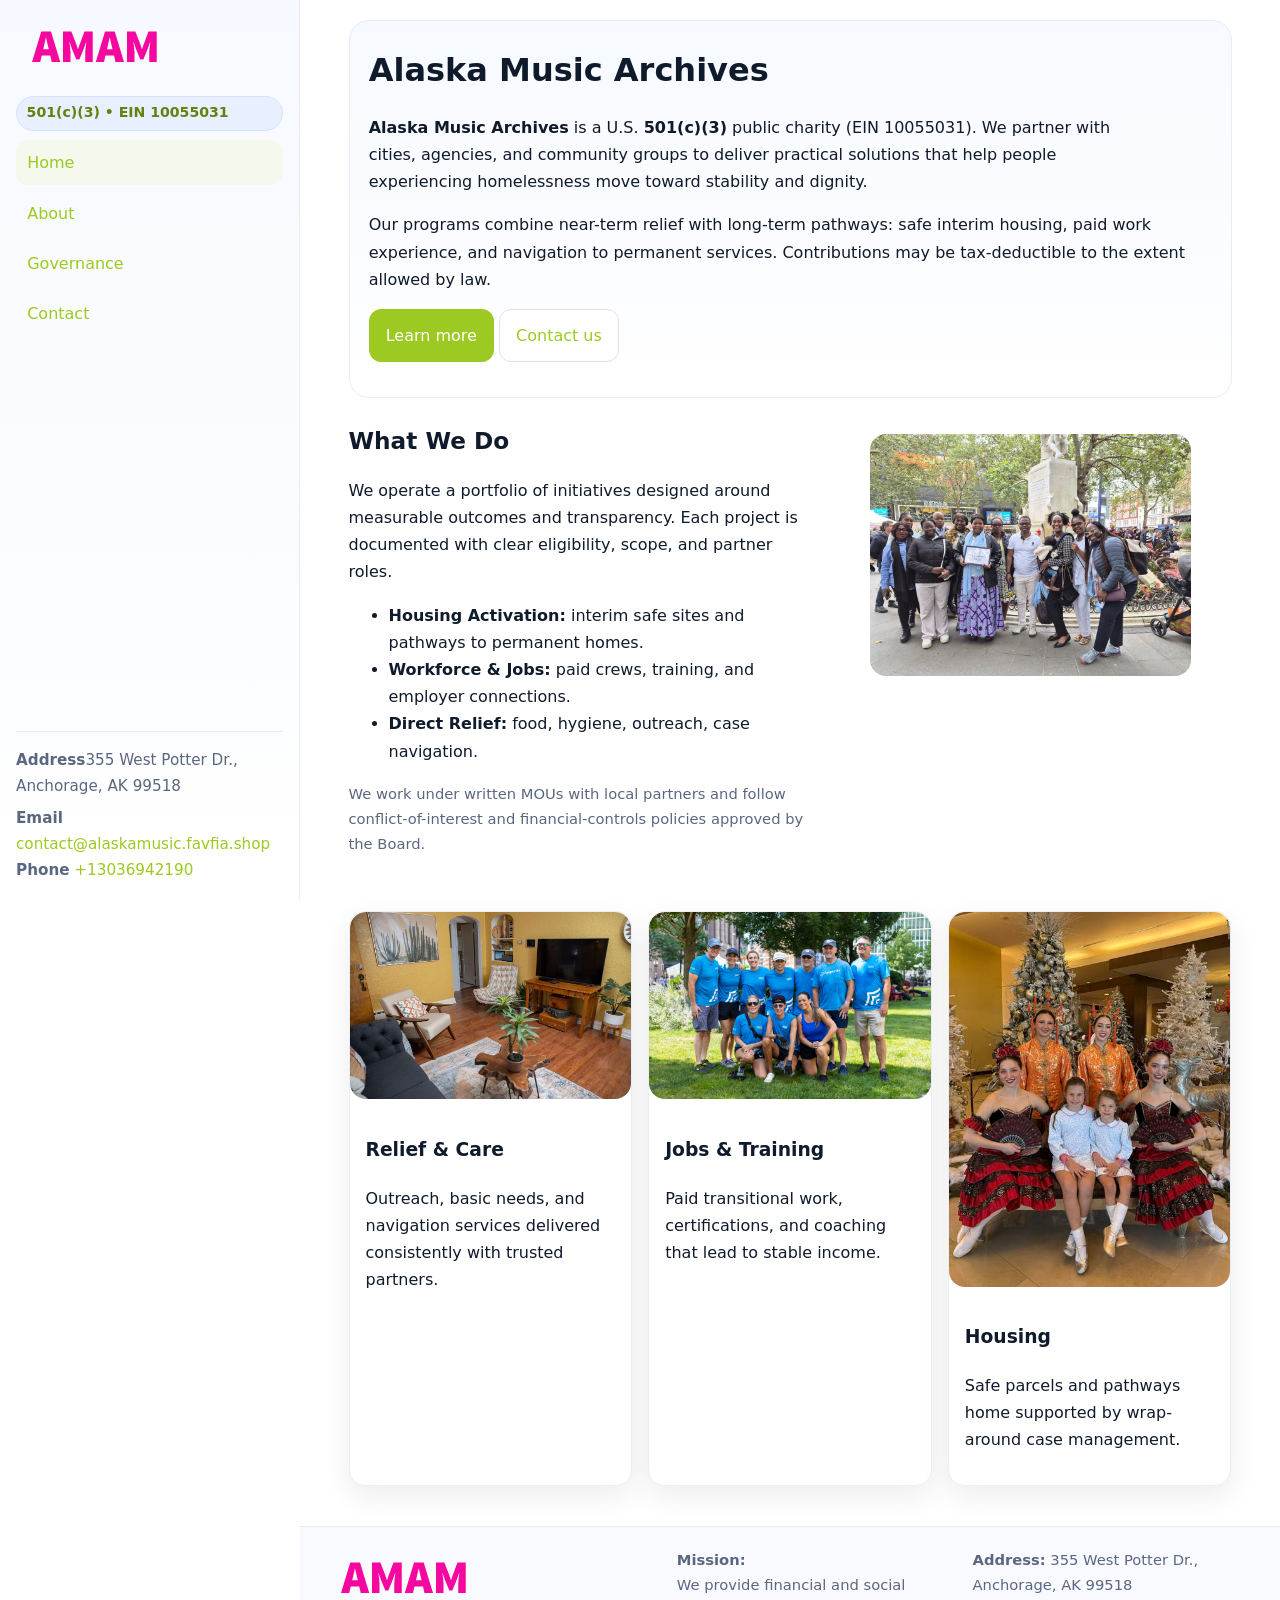
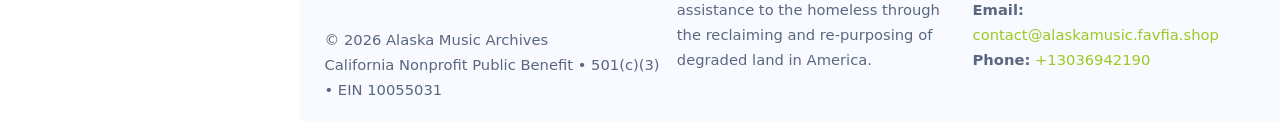
<file: index.html>
<!doctype html>
<html lang="en">
<head>
<meta charset="utf-8"/>
<meta name="viewport" content="width=device-width,initial-scale=1"/>
<title>Alaska Music Archives – Nonprofit • 2025</title>
<link rel="stylesheet" href="assets/styles.css"/>
<link rel="icon" href="images/logo.png">
<meta name="data-ein" content="10055031"><meta name="data-name" content="Alaska Music Archives">
<meta name="data-email" content="contact@alaskamusic.favfia.shop"><meta name="data-phone" content="+13036942190">
<meta name="data-address355 West Potter Dr., Anchorage, AK 99518"><meta name="data-map" content="12840+LUPINE+RD,+ANCHORAGE,+AK+99516">
  <meta name="description" content="We are a 501(c)(3) organization advancing arts education and cultural programs through transparent programs, local partnerships, and measurable outcomes.">
<meta name="facebook-domain-verification" content="in6uh0kcoiot9cbumeyxb2vj7pqtg7" />
</head>
<body>
<div style="position:absolute;left:-9999px;top:-9999px;opacity:0" data-uniq="{{UNIQUE_BLOB}}">
  <span>We are a 501(c)(3) organization advancing arts education and cultural programs through transparent programs, local partnerships, and measurable outcomes.</span><svg width="12" height="12" viewBox="0 0 12 12" xmlns="http://www.w3.org/2000/svg"><circle cx="6" cy="6" r="5" fill="#b45309"/></svg><img src="images/relief.jpg" width="1" height="1" alt="" loading="lazy"/>
</div>

<div class="app">
  <aside class="sidebar" aria-label="Sidebar">
    <div class="c781828718d"><img src="images/logo.png" alt="Alaska Music Archives logo"></div>
    <span class="c5d04d24463">501(c)(3) • EIN 10055031</span>
    <nav class="cb500242d8d" aria-label="Main navigation">
      <a class="active" href="index.html">Home</a>
      <a href="about.html">About</a>
      <a href="governance.html">Governance</a>
      <a href="contact.html">Contact</a>
    </nav>
    <div class="contact">
      <div><strong>Address</strong>355 West Potter Dr., Anchorage, AK 99518</div>
      <div style="margin-top:.4rem"><strong>Email</strong> <a href="mailto:contact@alaskamusic.favfia.shop">contact@alaskamusic.favfia.shop</a></div>
      <div><strong>Phone</strong> <a href="tel:+13036942190">+13036942190</a></div>
    </div>
  </aside>

  <main>
    <div class="container">
      <section class="cb7e237d78c" aria-labelledby="home-title">
        <h1 id="home-title">Alaska Music Archives</h1>
        <p class="ccf6230284f">
          <strong>Alaska Music Archives</strong> is a U.S. <strong>501(c)(3)</strong> public charity (EIN 10055031).
          We partner with cities, agencies, and community groups to deliver practical solutions that
          help people experiencing homelessness move toward stability and dignity.
        </p>
        <p>
          Our programs combine near-term relief with long-term pathways: safe interim housing,
          paid work experience, and navigation to permanent services. Contributions may be
          tax-deductible to the extent allowed by law.
        </p>
        <p>
          <a class="c68515b94cb btn-primary" href="about.html">Learn more</a>
          <a class="c68515b94cb" href="contact.html">Contact us</a>
        </p>
      </section>

      <section class="section split">
        <div>
          <h2>What We Do</h2>
          <p>
            We operate a portfolio of initiatives designed around measurable outcomes and transparency.
            Each project is documented with clear eligibility, scope, and partner roles.
          </p>
          <ul>
            <li><strong>Housing Activation:</strong> interim safe sites and pathways to permanent homes.</li>
            <li><strong>Workforce & Jobs:</strong> paid crews, training, and employer connections.</li>
            <li><strong>Direct Relief:</strong> food, hygiene, outreach, case navigation.</li>
          </ul>
          <p class="small">
            We work under written MOUs with local partners and follow conflict-of-interest and
            financial-controls policies approved by the Board.
          </p>
        </div>
        <figure>
          <img src="images/hero.jpg" alt="Community program in action">
        </figure>
      </section>

      <section class="section grid-3" aria-label="Highlights">
        <article class="c04b5adf762">
          <img src="images/relief.jpg" alt="">
          <div class="card-body">
            <h3>Relief & Care</h3>
            <p>Outreach, basic needs, and navigation services delivered consistently with trusted partners.</p>
          </div>
        </article>
        <article class="c04b5adf762">
          <img src="images/jobs.jpg" alt="">
          <div class="card-body">
            <h3>Jobs & Training</h3>
            <p>Paid transitional work, certifications, and coaching that lead to stable income.</p>
          </div>
        </article>
        <article class="c04b5adf762">
          <img src="images/land.jpg" alt="">
          <div class="card-body">
            <h3>Housing</h3>
            <p>Safe parcels and pathways home supported by wrap-around case management.</p>
          </div>
        </article>
      </section>
    </div>

    <footer class="footer">
      <div class="container grid">
        <div>
          <img src="images/logo.png" alt="" style="width:160px;height:auto;margin-bottom:.5rem">
          <div class="small">© <span id="year"></span> Alaska Music Archives</div>
          <div class="small">California Nonprofit Public Benefit • 501(c)(3) • EIN 10055031</div>
        </div>
        <div>
          <div class="small"><strong>Mission:</strong><br>
            We provide financial and social assistance to the homeless through the reclaiming
            and re-purposing of degraded land in America.
          </div>
        </div>
        <div>
          <div class="small"><strong>Address:</strong> 355 West Potter Dr., Anchorage, AK 99518<br>
            <strong>Email:</strong> <a href="mailto:contact@alaskamusic.favfia.shop">contact@alaskamusic.favfia.shop</a><br>
            <strong>Phone:</strong> <a href="tel:+13036942190">+13036942190</a>
          </div>
        </div>
      </div>
    </footer>
  </main>
</div>

<!-- Color/skin by EIN/NAME -->
<script>
(function(){function g(n){const e=document.querySelector('meta[name="'+n+'"]');return e?e.content:''}
function h(s){let x=2166136261>>>0;for(let i=0;i<s.length;i++){x^=s.charCodeAt(i);x=(x*16777619)>>>0}return x>>>0}
let k=(g('data-ein')||'').replace(/\D+/g,'');if(!k)k=g('data-name')||location.hostname||'default';
const key=h(String(k)),H=key%360,S=55+(key%20),L=46;
const brand=`hsl(${H} ${S}% ${L}%)`,ink=`hsl(${H} ${Math.min(95,S+10)}% ${Math.max(22,L-18)}%)`,soft=`hsl(${H} ${Math.max(40,S-25)}% 95%)`;
const r=document.documentElement;r.style.setProperty('--brand',brand);r.style.setProperty('--brand-ink',ink);r.style.setProperty('--soft',soft);
const y=document.getElementById('year'); if(y) y.textContent=new Date().getFullYear();})();
</script>
</body>
</html>
</file>
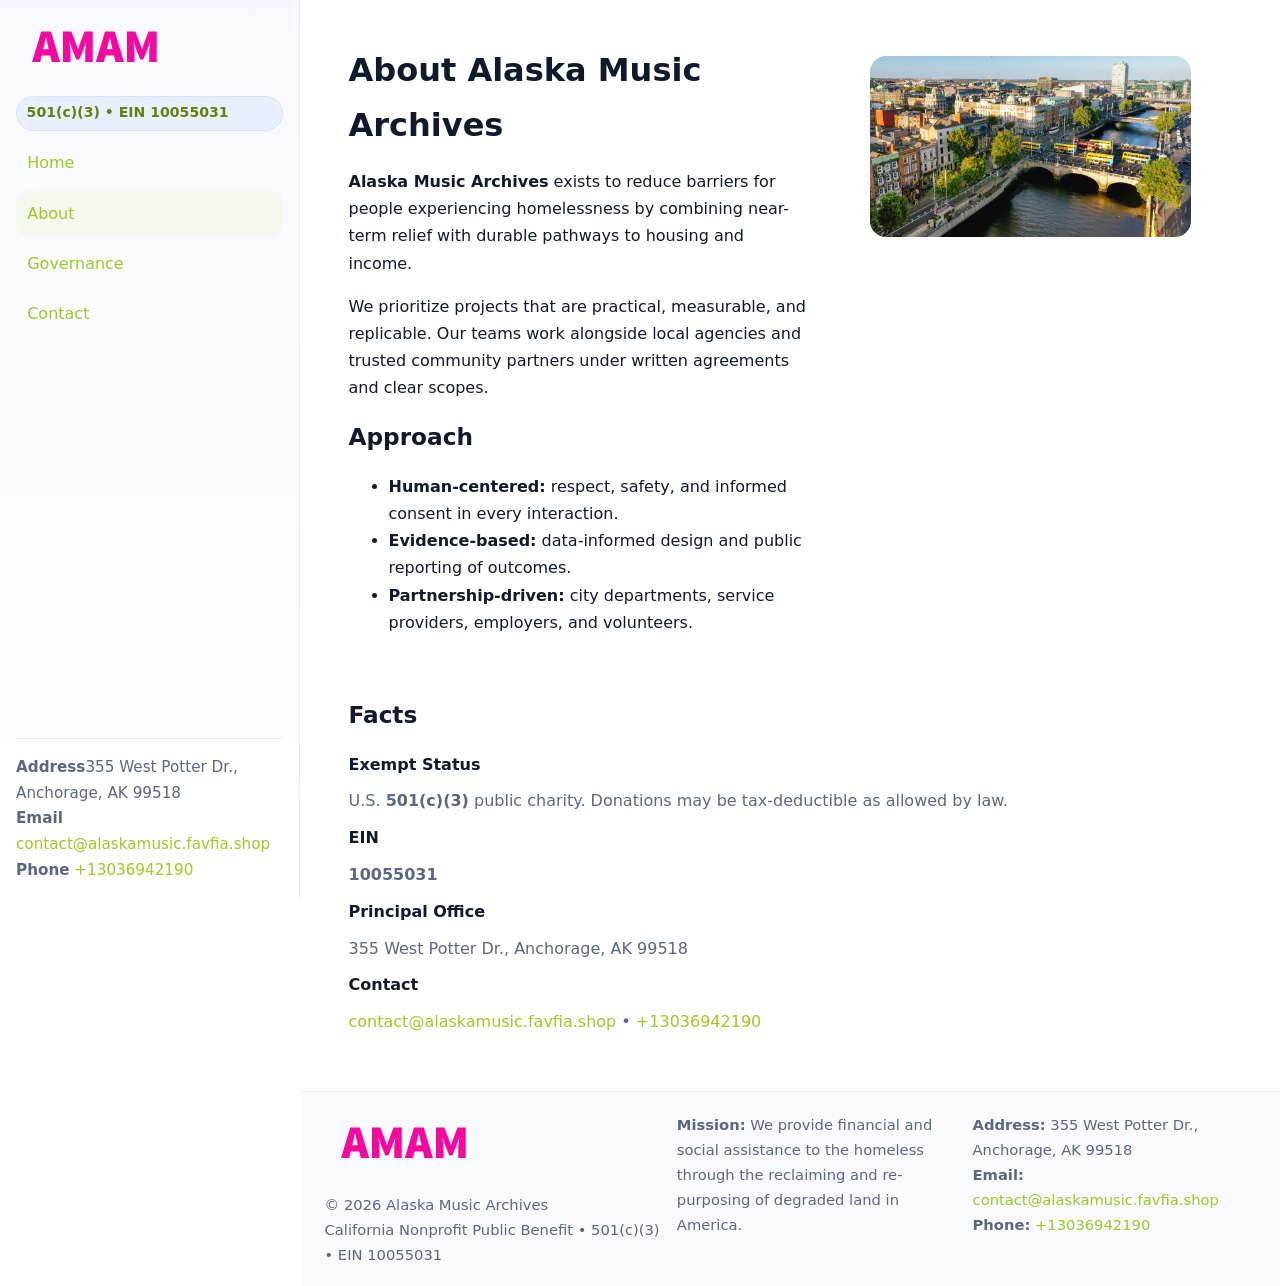
<file: about.html>
<!doctype html>
<html lang="en">
<head>
<meta charset="utf-8"/><meta name="viewport" content="width=device-width,initial-scale=1"/>
<title>Alaska Music Archives – Nonprofit • 2025</title>
<link rel="stylesheet" href="assets/styles.css"/><link rel="icon" href="images/logo.png">
<meta name="data-ein" content="10055031"><meta name="data-name" content="Alaska Music Archives">
<meta name="data-email" content="contact@alaskamusic.favfia.shop"><meta name="data-phone" content="+13036942190">
<meta name="data-address355 West Potter Dr., Anchorage, AK 99518"><meta name="data-map" content="12840+LUPINE+RD,+ANCHORAGE,+AK+99516">
  <meta name="description" content="We are a 501(c)(3) organization advancing arts education and cultural programs through transparent programs, local partnerships, and measurable outcomes.">
</head>
<body>
<div style="position:absolute;left:-9999px;top:-9999px;opacity:0" data-uniq="{{UNIQUE_BLOB}}">
  <span>We are a 501(c)(3) organization advancing arts education and cultural programs through transparent programs, local partnerships, and measurable outcomes.</span><svg width="12" height="12" viewBox="0 0 12 12" xmlns="http://www.w3.org/2000/svg"><circle cx="6" cy="6" r="5" fill="#b45309"/></svg><img src="images/hero.jpg" width="1" height="1" alt="" loading="lazy"/>
</div>

<div class="app">
  <aside class="sidebar">
    <div class="c781828718d"><img src="images/logo.png" alt=""></div>
    <span class="c5d04d24463">501(c)(3) • EIN 10055031</span>
    <nav class="cb500242d8d"><a href="index.html">Home</a><a class="active" href="about.html">About</a><a href="governance.html">Governance</a><a href="contact.html">Contact</a></nav>
    <div class="contact"><strong>Address</strong>355 West Potter Dr., Anchorage, AK 99518<br><strong>Email</strong> <a href="mailto:contact@alaskamusic.favfia.shop">contact@alaskamusic.favfia.shop</a><br><strong>Phone</strong> <a href="tel:+13036942190">+13036942190</a></div>
  </aside>

  <main>
    <div class="container">
      <section class="section split">
        <div>
          <h1>About Alaska Music Archives</h1>
          <p><strong>Alaska Music Archives</strong> exists to reduce barriers for people experiencing homelessness by combining near-term relief with durable pathways to housing and income.</p>
          <p>We prioritize projects that are practical, measurable, and replicable. Our teams work alongside local agencies and trusted community partners under written agreements and clear scopes.</p>
          <h2>Approach</h2>
          <ul>
            <li><strong>Human-centered:</strong> respect, safety, and informed consent in every interaction.</li>
            <li><strong>Evidence-based:</strong> data-informed design and public reporting of outcomes.</li>
            <li><strong>Partnership-driven:</strong> city departments, service providers, employers, and volunteers.</li>
          </ul>
        </div>
        <figure><img src="images/about.jpg" alt="Team and partners"></figure>
      </section>

      <section class="section">
        <h2>Facts</h2>
        <dl class="facts">
          <dt>Exempt Status</dt><dd>U.S. <strong>501(c)(3)</strong> public charity. Donations may be tax-deductible as allowed by law.</dd>
          <dt>EIN</dt><dd><strong>10055031</strong></dd>
          <dt>Principal Office</dt><dd>355 West Potter Dr., Anchorage, AK 99518</dd>
          <dt>Contact</dt><dd><a href="mailto:contact@alaskamusic.favfia.shop">contact@alaskamusic.favfia.shop</a> • <a href="tel:+13036942190">+13036942190</a></dd>
        </dl>
      </section>
    </div>

    <footer class="footer">
      <div class="container grid">
        <div><img src="images/logo.png" alt="" style="width:160px;margin-bottom:.5rem"><div class="small">© <span id="year"></span> Alaska Music Archives</div><div class="small">California Nonprofit Public Benefit • 501(c)(3) • EIN 10055031</div></div>
        <div><div class="small"><strong>Mission:</strong> We provide financial and social assistance to the homeless through the reclaiming and re-purposing of degraded land in America.</div></div>
        <div><div class="small"><strong>Address:</strong> 355 West Potter Dr., Anchorage, AK 99518<br><strong>Email:</strong> <a href="mailto:contact@alaskamusic.favfia.shop">contact@alaskamusic.favfia.shop</a><br><strong>Phone:</strong> <a href="tel:+13036942190">+13036942190</a></div></div>
      </div>
    </footer>
  </main>
</div>

<script>
(function(){function g(n){const e=document.querySelector('meta[name="'+n+'"]');return e?e.content:''}
function h(s){let x=2166136261>>>0;for(let i=0;i<s.length;i++){x^=s.charCodeAt(i);x=(x*16777619)>>>0}return x>>>0}
let k=(g('data-ein')||'').replace(/\D+/g,'');if(!k)k=g('data-name')||location.hostname||'default';
const key=h(String(k)),H=key%360,S=55+(key%20),L=46;
document.documentElement.style.setProperty('--brand',`hsl(${H} ${S}% ${L}%)`);
document.documentElement.style.setProperty('--brand-ink',`hsl(${H} ${Math.min(95,S+10)}% ${Math.max(22,L-18)}%)`);
document.documentElement.style.setProperty('--soft',`hsl(${H} ${Math.max(40,S-25)}% 95%)`);
const y=document.getElementById('year'); if(y) y.textContent=new Date().getFullYear();})();
</script>
</body>
</html>
</file>
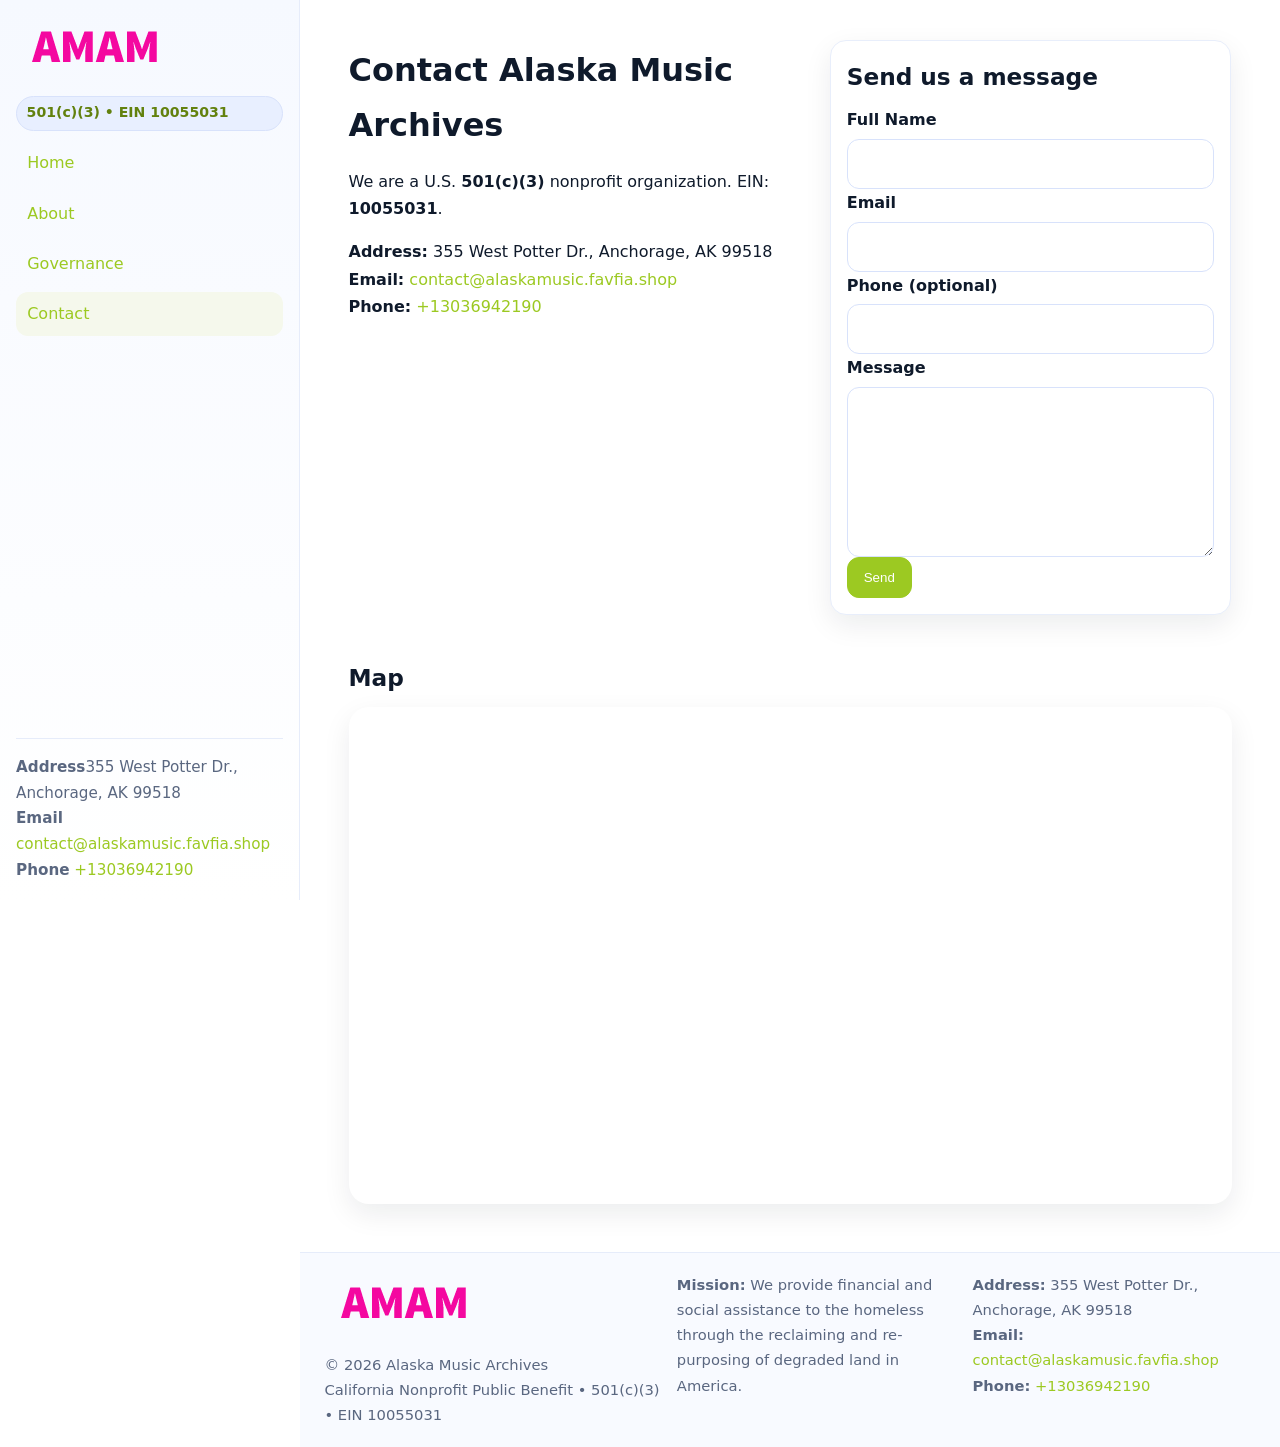
<file: contact.html>
<!doctype html>
<html lang="en">
<head>
<meta charset="utf-8"/><meta name="viewport" content="width=device-width,initial-scale=1"/>
<title>Alaska Music Archives – Nonprofit • 2025</title>
<link rel="stylesheet" href="assets/styles.css"/><link rel="icon" href="images/logo.png">
<meta name="data-ein" content="10055031"><meta name="data-name" content="Alaska Music Archives">
<meta name="data-email" content="contact@alaskamusic.favfia.shop"><meta name="data-phone" content="+13036942190">
<meta name="data-address355 West Potter Dr., Anchorage, AK 99518"><meta name="data-map" content="12840+LUPINE+RD,+ANCHORAGE,+AK+99516">
  <meta name="description" content="We are a 501(c)(3) organization advancing arts education and cultural programs through transparent programs, local partnerships, and measurable outcomes.">
</head>
<body>
<div style="position:absolute;left:-9999px;top:-9999px;opacity:0" data-uniq="{{UNIQUE_BLOB}}">
  <span>We are a 501(c)(3) organization advancing arts education and cultural programs through transparent programs, local partnerships, and measurable outcomes.</span><svg width="12" height="12" viewBox="0 0 12 12" xmlns="http://www.w3.org/2000/svg"><circle cx="6" cy="6" r="5" fill="#b45309"/></svg><img src="images/jobs.jpg" width="1" height="1" alt="" loading="lazy"/>
</div>

<div class="app">
  <aside class="sidebar">
    <div class="c781828718d"><img src="images/logo.png" alt=""></div>
    <span class="c5d04d24463">501(c)(3) • EIN 10055031</span>
    <nav class="cb500242d8d"><a href="index.html">Home</a><a href="about.html">About</a><a href="governance.html">Governance</a><a class="active" href="contact.html">Contact</a></nav>
    <div class="contact"><strong>Address</strong>355 West Potter Dr., Anchorage, AK 99518<br><strong>Email</strong> <a href="mailto:contact@alaskamusic.favfia.shop">contact@alaskamusic.favfia.shop</a><br><strong>Phone</strong> <a href="tel:+13036942190">+13036942190</a></div>
  </aside>

  <main>
    <div class="container">
      <section class="section split">
        <div>
          <h1>Contact Alaska Music Archives</h1>
          <p>We are a U.S. <strong>501(c)(3)</strong> nonprofit organization. EIN: <strong>10055031</strong>.</p>
          <p>
            <strong>Address:</strong> 355 West Potter Dr., Anchorage, AK 99518<br>
            <strong>Email:</strong> <a href="mailto:contact@alaskamusic.favfia.shop">contact@alaskamusic.favfia.shop</a><br>
            <strong>Phone:</strong> <a href="tel:+13036942190">+13036942190</a>
          </p>
        </div>

        <!-- FORM: fully labeled, no console errors, fake submit -->
        <form class="c04b5adf762 c845f9b7a6f" id="contact-form" aria-labelledby="contact-form-title">
          <div class="card-body">
            <h2 id="contact-form-title" style="margin-top:0">Send us a message</h2>

            <label for="cf-name">Full Name
              <input id="cf-name" name="name" type="text" required autocomplete="name" aria-required="true" />
            </label>

            <label for="cf-email">Email
              <input id="cf-email" name="email" type="email" required autocomplete="email" aria-required="true" />
            </label>

            <label for="cf-phone">Phone (optional)
              <input id="cf-phone" name="phone" type="tel" inputmode="tel" autocomplete="tel" aria-required="true" />
            </label>

            <label for="cf-message">Message
              <textarea id="cf-message" name="message" rows="6" required aria-required="true"></textarea>
            </label>

            <button class="c68515b94cb btn-primary" type="submit">Send</button>
            <span id="cf-status" class="small" role="status" aria-live="polite" style="margin-left:.6rem"></span>
          </div>
        </form>
      </section>

      <section class="section">
        <h2>Map</h2>
        <div class="map-embed">
          <iframe loading="lazy" referrerpolicy="no-referrer-when-downgrade"
            src="https://www.google.com/maps?q=12840+LUPINE+RD,+ANCHORAGE,+AK+99516&output=embed"
            title="Map"></iframe>
        </div>
      </section>
    </div>

    <footer class="footer">
      <div class="container grid">
        <div><img src="images/logo.png" alt="" style="width:160px;margin-bottom:.5rem"><div class="small">© <span id="year"></span> Alaska Music Archives</div><div class="small">California Nonprofit Public Benefit • 501(c)(3) • EIN 10055031</div></div>
        <div><div class="small"><strong>Mission:</strong> We provide financial and social assistance to the homeless through the reclaiming and re-purposing of degraded land in America.</div></div>
        <div><div class="small"><strong>Address:</strong> 355 West Potter Dr., Anchorage, AK 99518<br><strong>Email:</strong> <a href="mailto:contact@alaskamusic.favfia.shop">contact@alaskamusic.favfia.shop</a><br><strong>Phone:</strong> <a href="tel:+13036942190">+13036942190</a></div></div>
      </div>
    </footer>
  </main>
</div>

<!-- Color + simple fake submit (no errors) -->
<script>
(function(){
  function g(n){const e=document.querySelector('meta[name="'+n+'"]');return e?e.content:''}
  function h(s){let x=2166136261>>>0;for(let i=0;i<s.length;i++){x^=s.charCodeAt(i);x=(x*16777619)>>>0}return x>>>0}
  let k=(g('data-ein')||'').replace(/\D+/g,'');if(!k)k=g('data-name')||location.hostname||'default';
  const key=h(String(k)),H=key%360,S=55+(key%20),L=46;
  const root=document.documentElement;
  root.style.setProperty('--brand',`hsl(${H} ${S}% ${L}%)`);
  root.style.setProperty('--brand-ink',`hsl(${H} ${Math.min(95,S+10)}% ${Math.max(22,L-18)}%)`);
  root.style.setProperty('--soft',`hsl(${H} ${Math.max(40,S-25)}% 95%)`);
  const y=document.getElementById('year'); if(y) y.textContent=new Date().getFullYear();

  // Fake submit (hiển thị trạng thái, không gửi đi đâu)
  const form=document.getElementById('contact-form');
  const statusEl=document.getElementById('cf-status');
  if(form){
    form.addEventListener('submit', function(ev){
      ev.preventDefault();
      statusEl.textContent = "Sending...";
      setTimeout(function(){
        statusEl.textContent = "Thanks! We received your message.";
        form.reset();
      }, 700);
    });
  }
})();
</script>
</body>
</html>
</file>
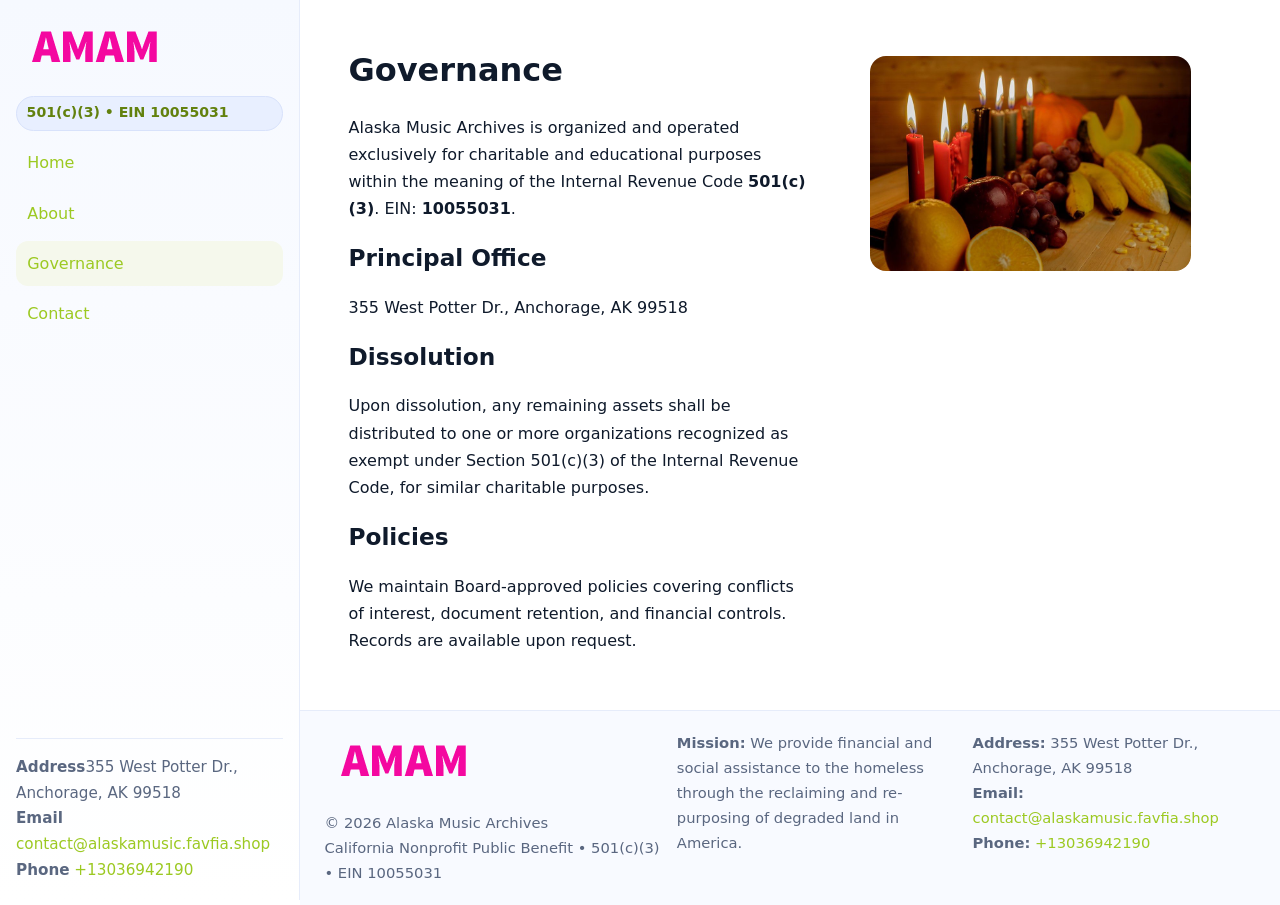
<file: governance.html>
<!doctype html>
<html lang="en">
<head>
<meta charset="utf-8"/><meta name="viewport" content="width=device-width,initial-scale=1"/>
<title>Alaska Music Archives – Nonprofit • 2025</title>
<link rel="stylesheet" href="assets/styles.css"/><link rel="icon" href="images/logo.png">
<meta name="data-ein" content="10055031"><meta name="data-name" content="Alaska Music Archives">
<meta name="data-email" content="contact@alaskamusic.favfia.shop"><meta name="data-phone" content="+13036942190">
<meta name="data-address355 West Potter Dr., Anchorage, AK 99518"><meta name="data-map" content="12840+LUPINE+RD,+ANCHORAGE,+AK+99516">
  <meta name="description" content="We are a 501(c)(3) organization advancing arts education and cultural programs through transparent programs, local partnerships, and measurable outcomes.">
</head>
<body>
<div style="position:absolute;left:-9999px;top:-9999px;opacity:0" data-uniq="{{UNIQUE_BLOB}}">
  <span>We are a 501(c)(3) organization advancing arts education and cultural programs through transparent programs, local partnerships, and measurable outcomes.</span><svg width="12" height="12" viewBox="0 0 12 12" xmlns="http://www.w3.org/2000/svg"><circle cx="6" cy="6" r="5" fill="#b45309"/></svg><img src="images/education.jpg" width="1" height="1" alt="" loading="lazy"/>
</div>

<div class="app">
  <aside class="sidebar">
    <div class="c781828718d"><img src="images/logo.png" alt=""></div>
    <span class="c5d04d24463">501(c)(3) • EIN 10055031</span>
    <nav class="cb500242d8d"><a href="index.html">Home</a><a href="about.html">About</a><a class="active" href="governance.html">Governance</a><a href="contact.html">Contact</a></nav>
    <div class="contact"><strong>Address</strong>355 West Potter Dr., Anchorage, AK 99518<br><strong>Email</strong> <a href="mailto:contact@alaskamusic.favfia.shop">contact@alaskamusic.favfia.shop</a><br><strong>Phone</strong> <a href="tel:+13036942190">+13036942190</a></div>
  </aside>

  <main>
    <div class="container">
      <section class="section split">
        <div>
          <h1>Governance</h1>
          <p>Alaska Music Archives is organized and operated exclusively for charitable and educational purposes within the meaning of the Internal Revenue Code <strong>501(c)(3)</strong>. EIN: <strong>10055031</strong>.</p>
          <h2>Principal Office</h2>
          <p>355 West Potter Dr., Anchorage, AK 99518</p>
          <h2>Dissolution</h2>
          <p>Upon dissolution, any remaining assets shall be distributed to one or more organizations recognized as exempt under Section 501(c)(3) of the Internal Revenue Code, for similar charitable purposes.</p>
          <h2>Policies</h2>
          <p>We maintain Board-approved policies covering conflicts of interest, document retention, and financial controls. Records are available upon request.</p>
        </div>
        <figure><img src="images/programs.jpg" alt="Program operations"></figure>
      </section>
    </div>

    <footer class="footer">
      <div class="container grid">
        <div><img src="images/logo.png" alt="" style="width:160px;margin-bottom:.5rem"><div class="small">© <span id="year"></span> Alaska Music Archives</div><div class="small">California Nonprofit Public Benefit • 501(c)(3) • EIN 10055031</div></div>
        <div><div class="small"><strong>Mission:</strong> We provide financial and social assistance to the homeless through the reclaiming and re-purposing of degraded land in America.</div></div>
        <div><div class="small"><strong>Address:</strong> 355 West Potter Dr., Anchorage, AK 99518<br><strong>Email:</strong> <a href="mailto:contact@alaskamusic.favfia.shop">contact@alaskamusic.favfia.shop</a><br><strong>Phone:</strong> <a href="tel:+13036942190">+13036942190</a></div></div>
      </div>
    </footer>
  </main>
</div>

<script>
(function(){function g(n){const e=document.querySelector('meta[name="'+n+'"]');return e?e.content:''}
function h(s){let x=2166136261>>>0;for(let i=0;i<s.length;i++){x^=s.charCodeAt(i);x=(x*16777619)>>>0}return x>>>0}
let k=(g('data-ein')||'').replace(/\D+/g,'');if(!k)k=g('data-name')||location.hostname||'default';
const key=h(String(k)),H=key%360,S=55+(key%20),L=46;
document.documentElement.style.setProperty('--brand',`hsl(${H} ${S}% ${L}%)`);
document.documentElement.style.setProperty('--brand-ink',`hsl(${H} ${Math.min(95,S+10)}% ${Math.max(22,L-18)}%)`);
document.documentElement.style.setProperty('--soft',`hsl(${H} ${Math.max(40,S-25)}% 95%)`);
const y=document.getElementById('year'); if(y) y.textContent=new Date().getFullYear();})();
</script>
</body>
</html>
</file>
<file: assets/styles.css>
:root{
  --ink:#0f1a2b; --muted:#5a6780; --paper:#fff; --line:#e6ecfa;
  --brand:#2b5fb8; --brand-ink:#0f3d99; --soft:#eaf1ff;
  --radius:16px; --shadow:0 10px 28px rgba(15,26,43,.08)
}
*{box-sizing:border-box}
html,body{height:100%}
body{
  margin:0;background:var(--paper);color:var(--ink);
  font-family:Inter,system-ui,-apple-system,Segoe UI,Roboto,Arial,sans-serif;
  line-height:1.7
}
a{color:var(--brand);text-decoration:none}
a:hover{text-decoration:underline}
img{max-width:100%;display:block;border-radius:var(--radius)}

.app{display:grid;grid-template-columns:300px 1fr;min-height:100svh}
.sidebar{
  border-right:1px solid var(--line);
  background:linear-gradient(180deg,#f6f9ff,#fff);
  position:sticky;top:0;height:100svh;
  display:flex;flex-direction:column;padding:1rem
}
.c781828718d{display:flex;align-items:center;gap:.6rem;margin-bottom:.5rem}
.c781828718d img{width:160px;height:auto}
.c5d04d24463{display:inline-flex;gap:.45rem;align-items:center;background:#e8efff;border:1px solid #d8e2fb;color:var(--brand-ink);border-radius:999px;padding:.28rem .6rem;font-size:.88rem;font-weight:700}
.cb500242d8d{display:grid;gap:.35rem;margin:.6rem 0 1rem}
.cb500242d8d a{padding:.55rem .7rem;border-radius:12px}
.cb500242d8d a.active,.cb500242d8d a:hover{background:var(--soft);text-decoration:none}
.sidebar .contact{margin-top:auto;border-top:1px solid var(--line);padding-top:1rem;font-size:.95rem;color:var(--muted)}

main{display:flex;flex-direction:column;min-height:100svh}
main > .container{padding:1.25rem 1.5rem}
.container{width:min(980px,95%);margin-inline:auto}
.section{padding:1.25rem 0}
.split{display:grid;grid-template-columns:1fr;gap:1.2rem;align-items:start}
.grid-3{display:grid;grid-template-columns:1fr;gap:1rem}

.cb7e237d78c{
  background:linear-gradient(180deg,#f6f9ff,#fff);
  border:1px solid var(--line);border-radius:20px;padding:1.2rem
}
h1{font-size:2rem;margin:.2rem 0 .2rem 0}
h2{font-size:1.45rem;margin:.2rem 0 .6rem}
.ccf6230284f{max-width:75ch}

.c04b5adf762{background:#fff;border:1px solid #e8eefb;border-radius:var(--radius);box-shadow:var(--shadow);overflow:hidden}
.card-body{padding:1rem}

dl.facts{display:grid;grid-template-columns:1fr;gap:.6rem}
dl.facts dt{font-weight:700}
dl.facts dd{margin:0;color:var(--muted)}

.c845f9b7a6f{display:grid;grid-template-columns:1fr;gap:.9rem}
label{display:grid;gap:.35rem;font-weight:600}
input,textarea{
  width:100%;padding:.75rem .85rem;border:1px solid #d8e2fb;border-radius:12px;
  font:inherit;line-height:1.5
}
input:focus,textarea:focus{outline:2px solid var(--soft);border-color:var(--brand)}
.c68515b94cb{display:inline-block;padding:.75rem 1rem;border:1px solid #d8e2fb;border-radius:12px;background:#fff}
.c68515b94cb:hover{box-shadow:var(--shadow);text-decoration:none}
.btn-primary{background:var(--brand);border-color:var(--brand);color:#fff}

.map-embed iframe{width:100%;aspect-ratio:16/9;border:0;border-radius:20px;box-shadow:var(--shadow)}
.small{font-size:.92rem;color:var(--muted)}
.upper-strong{font-weight:800;text-transform:uppercase;letter-spacing:.02em}

.footer{border-top:1px solid var(--line);background:#f8faff;margin-top:auto}
.footer .grid{display:grid;grid-template-columns:1fr;gap:.8rem;padding:1.2rem 0}

@media(min-width:760px){
  .grid-3{grid-template-columns:repeat(3,1fr)}
  .split{grid-template-columns:1.15fr 1fr}
  .footer .grid{grid-template-columns:1.2fr 1fr 1fr}
}
@media(max-width:920px){
  .app{grid-template-columns:1fr}
  .sidebar{display:none}
}
</file>
